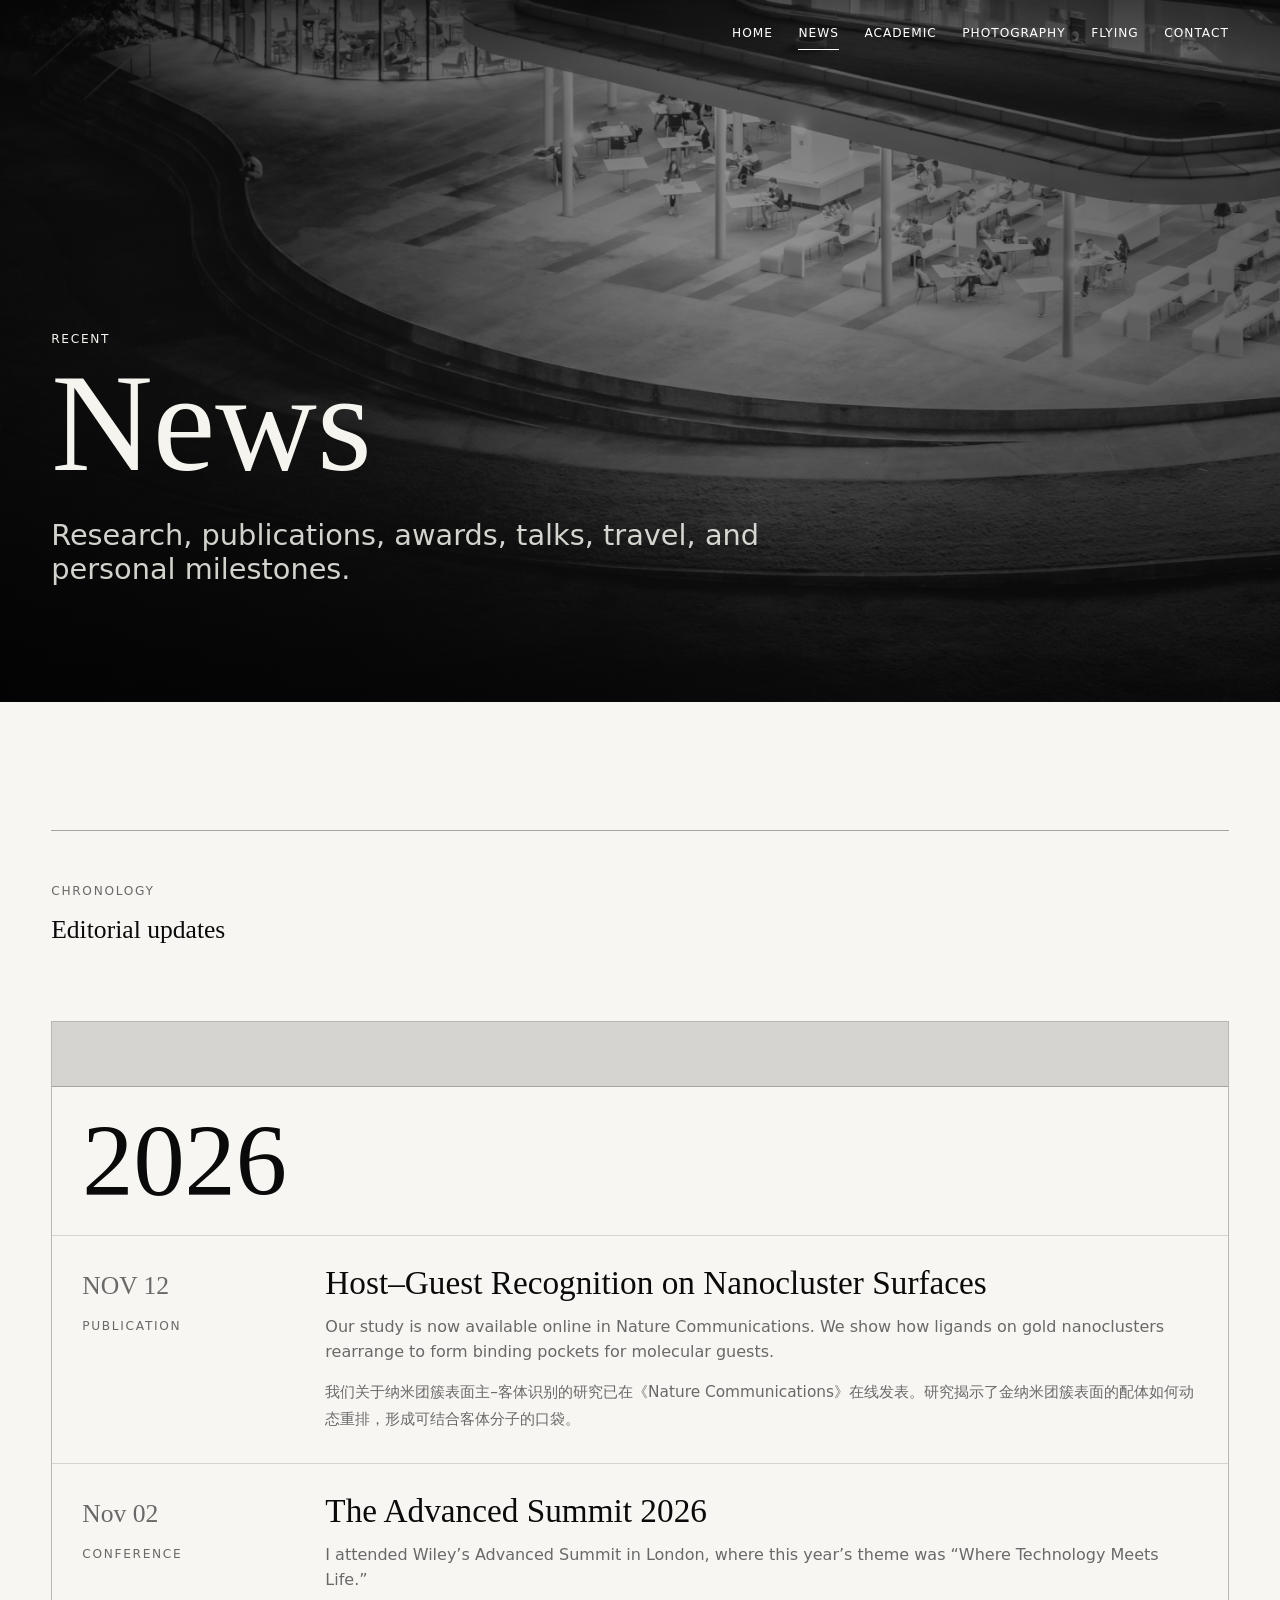
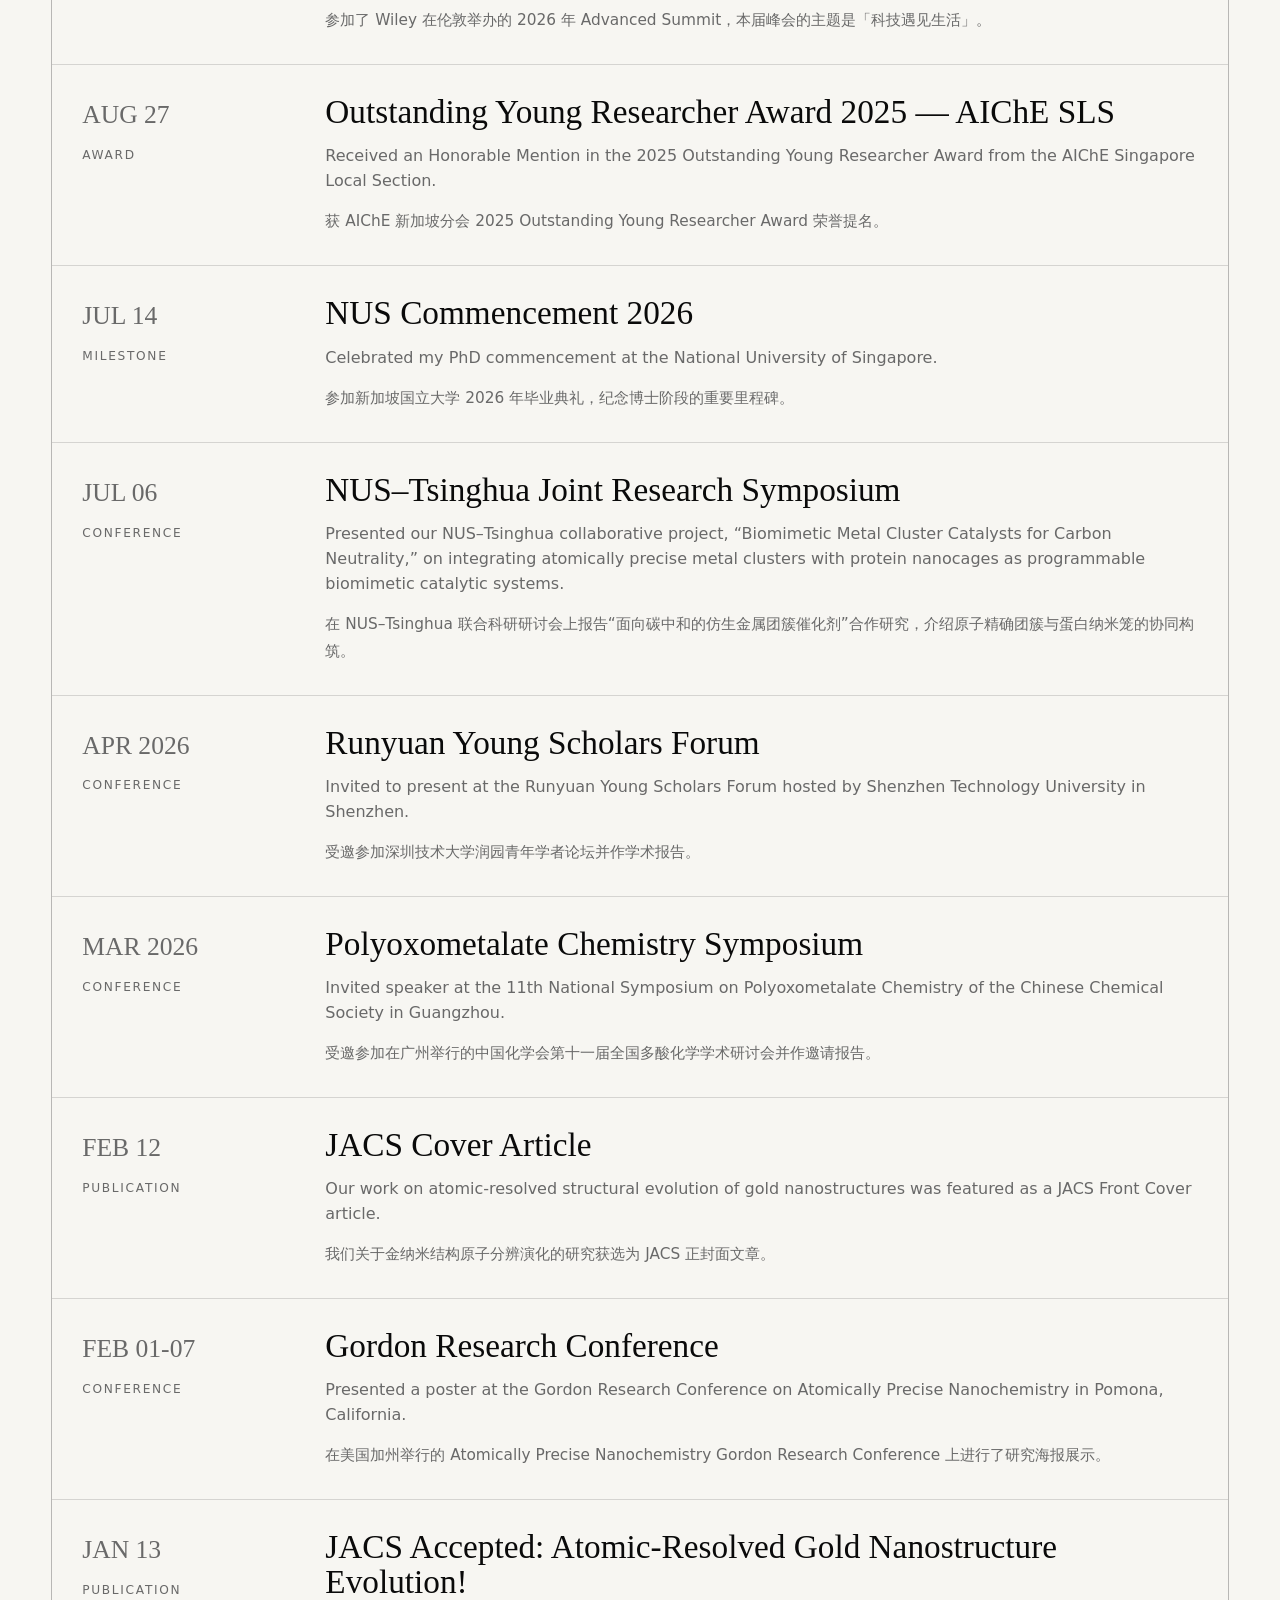
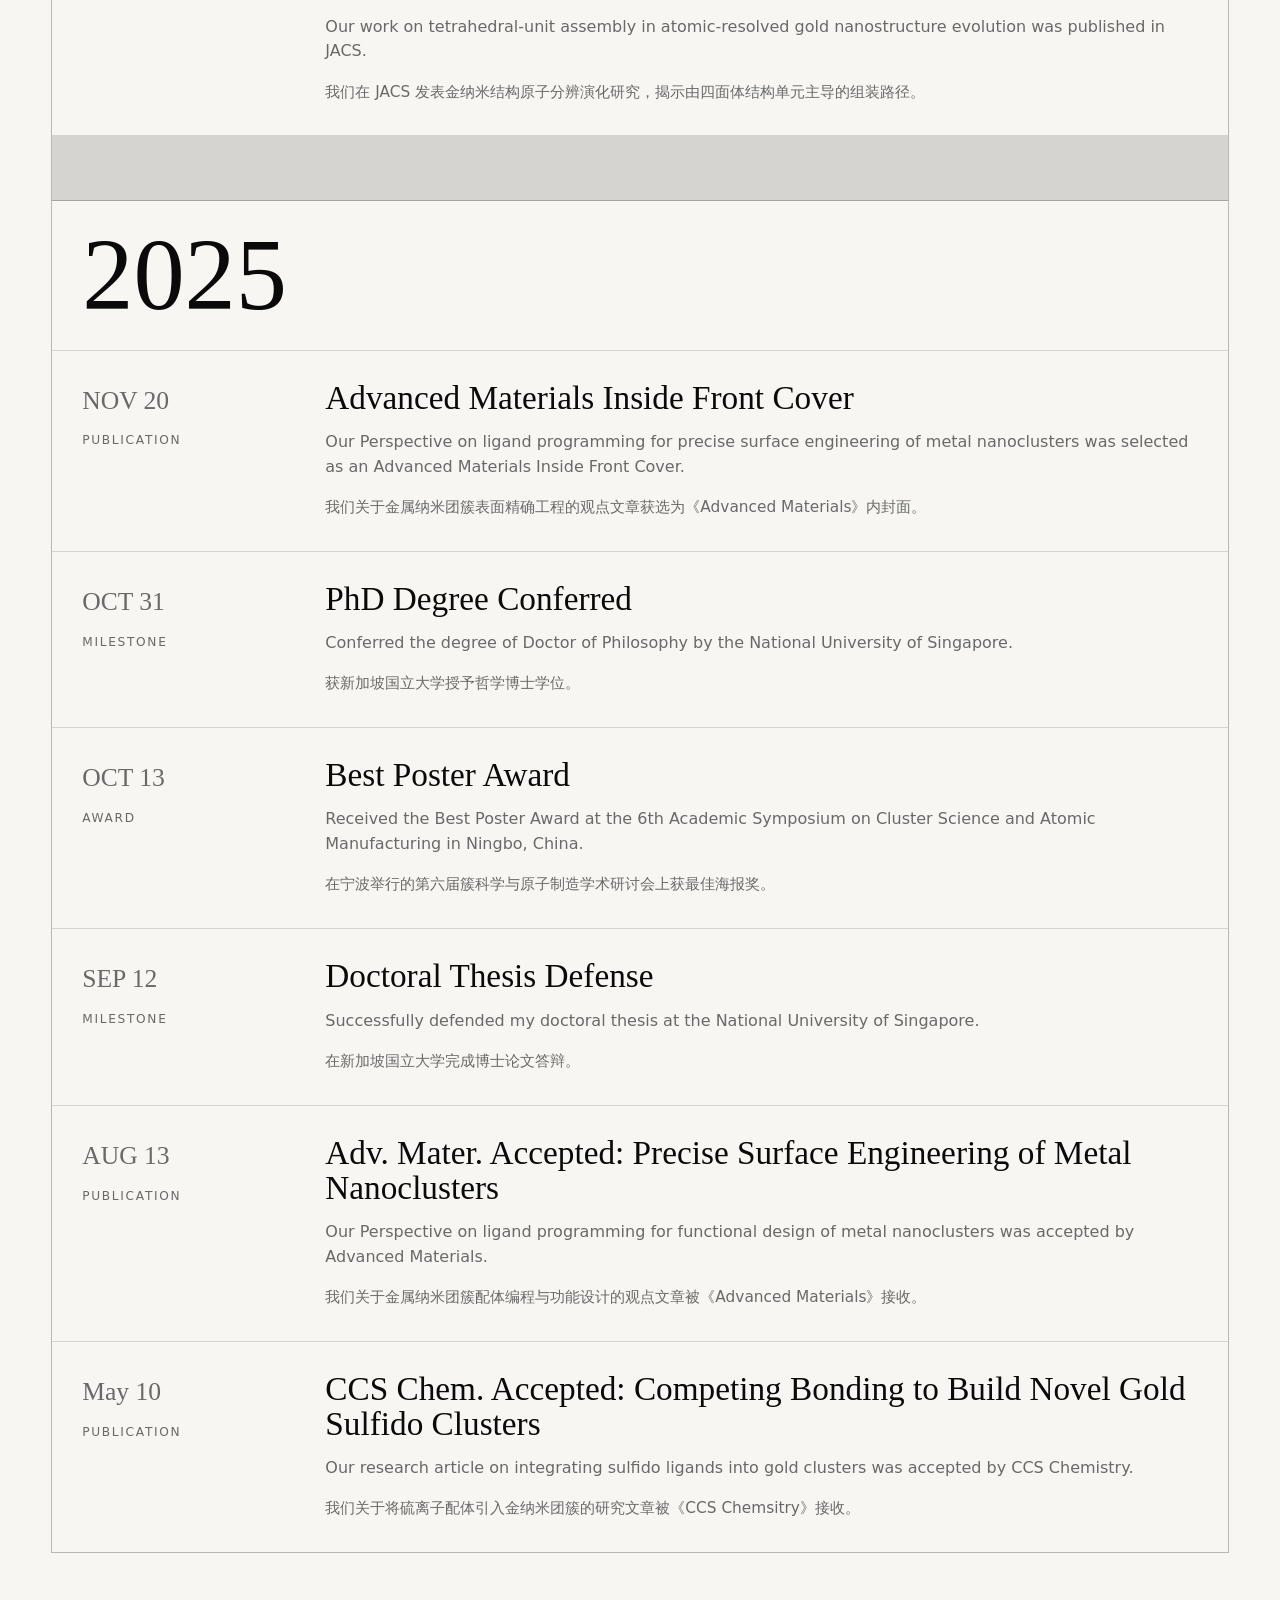
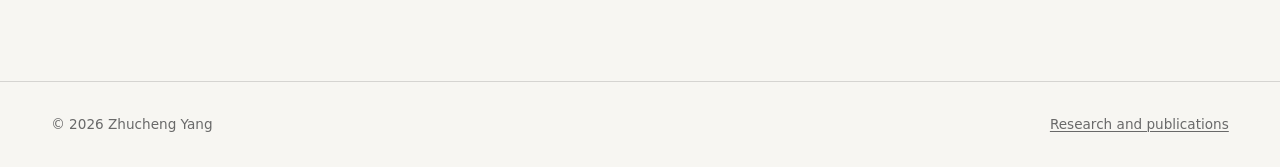
<file: news.html>
<!DOCTYPE html>
<html lang="en">
<head>
  <meta charset="UTF-8">
  <meta name="viewport" content="width=device-width, initial-scale=1.0">
  <meta name="description" content="News and updates from Zhucheng Yang.">
  <title>News | Zhucheng Yang</title>
  <link rel="icon" href="assets/images/general/lake2%20copy.png">
  <link rel="stylesheet" href="assets/css/site.css">
</head>
<body data-page="news">
  <a class="skip-link" href="#main">Skip to content</a>
  <header class="site-header" aria-label="Site header">
    <div class="site-mark site-mark--empty" aria-hidden="true"></div>
    <button class="menu-toggle" type="button" data-menu-toggle aria-expanded="false" aria-controls="site-nav">Menu</button>
    <nav class="main-nav" id="site-nav" data-nav aria-label="Primary navigation">
      <a href="index.html">Home</a>
      <a href="news.html" aria-current="page">News</a>
      <a href="academic.html">Academic</a>
      <a href="photography.html">Photography</a>
      <a href="flying.html">Flying</a>
      <a href="contact.html">Contact</a>
    </nav>
  </header>

  <main id="main">
    <section class="page-hero" aria-labelledby="news-title">
      <div class="page-hero-media">
        <img src="assets/images/covers/新闻封面.jpg" alt="News cover photograph">
      </div>
      <div class="page-hero-inner">
        <p class="eyebrow">RECENT</p>
        <h1 class="page-title" id="news-title">News</h1>
        <p class="page-subtitle">Research, publications, awards, talks, travel, and personal milestones.</p>
      </div>
    </section>

    <section class="section">
      <div class="lede is-compact">
        <div>
          <p class="page-kicker">Chronology</p>
          <h2 class="pub-title">Editorial updates</h2>
        </div>
      </div>
      <section class="news-list" data-news aria-label="Chronological news updates"></section>
    </section>
  </main>

  <footer class="footer">
    <span>&copy; 2026 Zhucheng Yang</span>
    <span><a href="academic.html">Research and publications</a></span>
  </footer>
  <script src="assets/js/site.js" defer></script>
</body>
</html>
</file>
<file: assets/css/site.css>
@font-face {
  font-family: "Yang Standard Kai";
  src: url("../fonts/yang-standard-kai.woff2") format("woff2");
  font-style: normal;
  font-weight: 400;
  font-display: swap;
  unicode-range: U+6210, U+694A, U+7FE5;
}

:root {
  --bg: #f7f6f2;
  --paper: #ffffff;
  --ink: #0a0a0a;
  --soft-ink: #252525;
  --muted: #696969;
  --quiet: #9b9b9b;
  --line: rgba(10, 10, 10, 0.14);
  --line-strong: rgba(10, 10, 10, 0.34);
  --inverse: #f5f4ef;
  --max: 1500px;
  --gutter: clamp(20px, 4vw, 68px);
  --serif: Georgia, "Times New Roman", serif;
  --sans: Inter, ui-sans-serif, system-ui, -apple-system, BlinkMacSystemFont, "Segoe UI", sans-serif;
  --kai: "Kaiti TC", "BiauKai", "STKaiti", "KaiTi", serif;
  --sans-sc: "PingFang SC", "Hiragino Sans GB", "Microsoft YaHei", "Noto Sans CJK SC", var(--sans);
}

* {
  box-sizing: border-box;
}

html {
  scroll-behavior: smooth;
}

body {
  margin: 0;
  background: var(--bg);
  color: var(--ink);
  font-family: var(--sans);
  font-size: 16px;
  line-height: 1.55;
  text-rendering: optimizeLegibility;
  -webkit-font-smoothing: antialiased;
}

body.menu-open {
  overflow: hidden;
}

img {
  display: block;
  max-width: 100%;
}

a {
  color: inherit;
  text-decoration-thickness: 1px;
  text-underline-offset: 0.18em;
}

a:hover {
  color: #000000;
}

:focus-visible {
  outline: 2px solid var(--ink);
  outline-offset: 4px;
}

.skip-link {
  position: fixed;
  left: 1rem;
  top: 1rem;
  z-index: 1000;
  padding: 0.6rem 0.8rem;
  background: var(--ink);
  color: var(--inverse);
  transform: translateY(-140%);
  transition: transform 180ms ease;
}

.skip-link:focus {
  transform: translateY(0);
}

.site-header {
  position: fixed;
  inset: 0 0 auto;
  z-index: 100;
  display: grid;
  grid-template-columns: 1fr auto;
  align-items: center;
  gap: 1.5rem;
  padding: 22px var(--gutter);
  color: #ffffff;
  background: linear-gradient(180deg, rgba(0, 0, 0, 0.34), rgba(0, 0, 0, 0));
  text-shadow: 0 1px 18px rgba(0, 0, 0, 0.36);
}

.brand {
  font-family: var(--serif);
  font-size: clamp(1.08rem, 1.6vw, 1.55rem);
  letter-spacing: 0;
  text-decoration: none;
}

.site-mark {
  min-width: clamp(112px, 14vw, 220px);
  min-height: 1.4rem;
}

.site-mark--empty {
  pointer-events: none;
}

.main-nav {
  display: flex;
  align-items: center;
  gap: clamp(14px, 2vw, 28px);
  font-size: 0.76rem;
  letter-spacing: 0.08em;
  text-transform: uppercase;
}

.main-nav a {
  position: relative;
  text-decoration: none;
}

.main-nav a::after {
  content: "";
  position: absolute;
  left: 0;
  right: 0;
  bottom: -0.45rem;
  height: 1px;
  background: currentColor;
  transform: scaleX(0);
  transform-origin: left;
  transition: transform 300ms ease;
}

.main-nav a:hover::after,
.main-nav a[aria-current="page"]::after {
  transform: scaleX(1);
}

.menu-toggle {
  display: none;
  border: 1px solid rgba(255, 255, 255, 0.44);
  background: transparent;
  color: #ffffff;
  border-radius: 999px;
  padding: 0.55rem 0.8rem;
  font: inherit;
  letter-spacing: 0.08em;
  text-transform: uppercase;
}

.hero,
.page-hero,
.contact-hero {
  position: relative;
  display: grid;
  align-items: end;
  overflow: hidden;
  isolation: isolate;
  background: #050505;
  color: var(--inverse);
}

.hero {
  min-height: 100svh;
  align-items: end;
}

.page-hero {
  min-height: 78svh;
}

.contact-hero {
  min-height: 100svh;
}

.hero-media,
.page-hero-media {
  position: absolute;
  inset: 0;
  z-index: -2;
}

.hero-media img,
.page-hero-media img,
.contact-hero img {
  width: 100%;
  height: 100%;
  object-fit: cover;
  filter: grayscale(1) saturate(0) contrast(0.92) brightness(0.76);
  transform: scale(1.015);
}

.hero::after,
.page-hero::after,
.contact-hero::after {
  content: "";
  position: absolute;
  inset: 0;
  z-index: -1;
  background:
    linear-gradient(90deg, rgba(0, 0, 0, 0.62), rgba(0, 0, 0, 0.18) 58%, rgba(0, 0, 0, 0.42)),
    linear-gradient(0deg, rgba(0, 0, 0, 0.62), transparent 48%);
}

.hero-inner,
.page-hero-inner,
.contact-hero-inner {
  width: min(100%, var(--max));
  margin: 0 auto;
  padding: 18vh var(--gutter) clamp(170px, 22vh, 240px);
}

.page-hero-inner {
  padding-top: 24vh;
  padding-bottom: clamp(60px, 9vw, 118px);
}

.eyebrow,
.page-kicker,
.thin-heading,
.news-category {
  font-size: 0.76rem;
  letter-spacing: 0.14em;
  text-transform: uppercase;
}

.eyebrow {
  margin: 0 0 1rem;
}

.hero-title,
.page-title,
.contact-title {
  margin: 0;
  font-family: var(--serif);
  font-weight: 400;
  line-height: 0.82;
  letter-spacing: 0;
}

.hero-title {
  font-size: clamp(72px, 9vw, 135px);
}

.hero-title span,
.page-title span,
.contact-title span {
  display: block;
}

.page-title {
  font-size: clamp(4rem, 11vw, 10.5rem);
}

.contact-title {
  font-size: clamp(5rem, 14vw, 14rem);
}

.hero-subtitle,
.page-subtitle {
  max-width: 760px;
  margin: clamp(1.4rem, 3vw, 2.5rem) 0 0;
  font-size: clamp(1.18rem, 2.25vw, 2.25rem);
  line-height: 1.18;
  color: rgba(245, 244, 239, 0.86);
}

.hero-chinese-name {
  margin: clamp(0.8rem, 1.6vw, 1.35rem) 0 0;
  font-family: "Yang Standard Kai", var(--kai);
  font-size: clamp(1.55rem, 3vw, 3.25rem);
  line-height: 1.1;
  letter-spacing: 0.18em;
  color: rgba(245, 244, 239, 0.82);
}

.pub-meta sup {
  font-size: 0.7em;
  line-height: 0;
  vertical-align: super;
}

.hero-copy {
  max-width: 720px;
  margin-top: clamp(1.2rem, 2vw, 2rem);
  color: rgba(245, 244, 239, 0.72);
  font-size: clamp(1rem, 1.35vw, 1.22rem);
}

.section,
.page-shell {
  width: min(100%, var(--max));
  margin: 0 auto;
  padding: clamp(76px, 10vw, 144px) var(--gutter);
}

.section.flush {
  padding-left: 0;
  padding-right: 0;
}

.home-cards {
  position: relative;
  z-index: 8;
  width: min(100%, var(--max));
  margin: calc(clamp(110px, 17vh, 190px) * -1) auto clamp(62px, 8vw, 118px);
  padding: 0 var(--gutter);
  color: var(--inverse);
}

.card-grid {
  display: grid;
  grid-template-columns: repeat(5, minmax(0, 1fr));
  gap: 1px;
  border: 1px solid rgba(245, 244, 239, 0.28);
  background: rgba(245, 244, 239, 0.28);
}

.entry-card {
  min-height: clamp(150px, 17vw, 230px);
  display: flex;
  flex-direction: column;
  justify-content: space-between;
  padding: clamp(17px, 2.2vw, 28px);
  background: rgba(10, 10, 10, 0.42);
  color: var(--inverse);
  text-decoration: none;
  backdrop-filter: blur(14px);
  transition: transform 420ms ease, background-color 420ms ease, opacity 420ms ease;
}

.entry-card:hover,
.entry-card:focus-visible {
  transform: translateY(-6px) scale(1.025);
  background: rgba(245, 244, 239, 0.18);
}

.card-grid:has(.entry-card:hover) .entry-card:not(:hover),
.card-grid:has(.entry-card:focus-visible) .entry-card:not(:focus-visible) {
  opacity: 0.58;
}

.entry-card .number {
  font-size: 0.78rem;
  color: rgba(245, 244, 239, 0.68);
}

.entry-card h2 {
  margin: 0;
  font-family: var(--serif);
  font-weight: 400;
  font-size: clamp(1.4rem, 2.55vw, 2.55rem);
  line-height: 0.95;
}

.entry-card p {
  max-width: 22ch;
  margin: 0.9rem 0 0;
  color: rgba(245, 244, 239, 0.72);
  font-size: 0.9rem;
}

.lede {
  display: grid;
  grid-template-columns: minmax(0, 0.9fr) minmax(0, 1.1fr);
  gap: clamp(34px, 7vw, 104px);
  align-items: start;
  border-top: 1px solid var(--line-strong);
  padding-top: clamp(28px, 4vw, 54px);
}

.lede.is-compact {
  grid-template-columns: 1fr;
}

.profile-lede {
  align-items: center;
}

.profile-portrait {
  justify-self: end;
  width: min(100%, 420px);
  margin: 0;
  overflow: visible;
}

.profile-portrait img {
  width: 100%;
  height: auto;
  object-fit: contain;
  filter: none;
  transition: transform 480ms ease;
}

.profile-portrait:hover img {
  transform: scale(1.01);
}

.page-kicker {
  margin: 0 0 1rem;
  color: var(--muted);
}

.lede-copy {
  max-width: 760px;
  margin: 0;
  font-size: clamp(1.15rem, 2vw, 1.8rem);
  line-height: 1.28;
  color: var(--soft-ink);
}

.subgrid {
  display: grid;
  grid-template-columns: repeat(4, minmax(0, 1fr));
  gap: 1px;
  margin-top: clamp(42px, 7vw, 90px);
  border: 1px solid var(--line);
  background: var(--line);
}

.stat,
.topic,
.contact-tile {
  background: var(--bg);
  padding: clamp(18px, 2.6vw, 30px);
}

.stat a {
  display: block;
  text-decoration: none;
}

.stat strong {
  display: block;
  font-family: var(--serif);
  font-size: clamp(2.1rem, 4.6vw, 4.6rem);
  font-weight: 400;
  line-height: 1;
}

.stat span,
.topic span,
.contact-tile span {
  display: block;
  margin-top: 0.8rem;
  color: var(--muted);
}

.stat small {
  display: block;
  margin-top: 0.65rem;
  color: var(--quiet);
  font-size: 0.78rem;
}

.split-layout {
  display: grid;
  grid-template-columns: minmax(280px, 0.72fr) minmax(0, 1.28fr);
  gap: clamp(36px, 7vw, 96px);
  align-items: start;
}

.sticky-panel {
  position: sticky;
  top: 96px;
}

.thin-heading {
  margin: 0 0 1.1rem;
  color: var(--muted);
}

.theme-list,
.flight-log,
.spotting-list,
.news-list {
  display: grid;
  gap: 1px;
  background: var(--line);
  border: 1px solid var(--line);
}

.theme-list article,
.flight-log article,
.spotting-row,
.news-item {
  background: var(--bg);
  padding: clamp(18px, 2.6vw, 30px);
}

.theme-list h3,
.trip h2,
.pub-title,
.flight-log h3,
.news-item h3 {
  margin: 0;
  font-family: var(--serif);
  font-weight: 400;
  line-height: 1.05;
}

.theme-list h3 {
  font-size: clamp(1.6rem, 2.8vw, 2.7rem);
}

.theme-list p,
.flight-log p,
.news-item p {
  margin: 0.9rem 0 0;
  color: var(--muted);
}

.flight-log {
  margin-top: clamp(34px, 5vw, 70px);
}

.flight-row {
  display: grid;
  grid-template-columns: minmax(116px, 0.24fr) minmax(0, 1fr) minmax(96px, 0.18fr);
  gap: clamp(18px, 3vw, 42px);
  align-items: baseline;
}

.flight-row time,
.flight-row span {
  color: var(--muted);
  font-size: 0.82rem;
  letter-spacing: 0.08em;
  text-transform: uppercase;
}

.flight-row span {
  text-align: right;
}

.special-livery-row {
  display: grid;
  grid-template-columns: minmax(155px, 0.21fr) minmax(125px, 0.17fr) minmax(360px, 0.42fr) minmax(210px, 0.28fr);
  gap: clamp(18px, 3vw, 42px);
  align-items: center;
  min-height: clamp(170px, 15vw, 210px);
}

.special-livery-registration {
  font-size: clamp(1.8rem, 4vw, 4.3rem);
}

.special-livery-meta p {
  margin: 0.25rem 0 0;
}

.special-livery-name {
  font-family: var(--serif);
  font-size: clamp(1.2rem, 2.1vw, 2.25rem);
  font-weight: 400;
  line-height: 1.08;
}

.special-livery-aircraft {
  display: flex;
  align-items: center;
  justify-content: flex-start;
  min-width: 0;
  width: 100%;
  margin: 0;
  overflow: visible;
}

.special-livery-aircraft img {
  display: block;
  width: var(--aircraft-width);
  max-width: none;
  height: auto;
  object-fit: contain;
  filter: drop-shadow(0 1px 1px rgba(0, 0, 0, 0.04));
  transform-origin: left center;
  transition: transform 400ms ease;
}

.special-livery-row:hover .special-livery-aircraft img {
  transform: translateX(4px);
}

.publication-list {
  display: grid;
  gap: 0;
  border-top: 1px solid var(--line-strong);
}

.publication-row {
  display: grid;
  grid-template-columns: 116px minmax(0, 1fr) minmax(72px, 0.16fr);
  gap: clamp(20px, 3vw, 38px);
  align-items: center;
  padding: clamp(22px, 3vw, 36px) 0;
  border-bottom: 1px solid var(--line);
  transition: border-color 420ms ease;
}

.publication-row:hover {
  border-color: rgba(10, 10, 10, 0.48);
}

.publication-cover {
  display: block;
  width: 116px;
  aspect-ratio: 0.74;
  overflow: hidden;
  border: 1px solid var(--line);
}

.publication-cover img {
  width: 100%;
  height: 100%;
  object-fit: cover;
  filter: none;
  transition: transform 420ms ease;
}

.publication-row:hover .publication-cover img {
  transform: scale(1.04);
}

.publication-main {
  transition: transform 420ms ease;
}

.publication-row:hover .publication-main {
  transform: translateX(6px);
}

.pub-title {
  font-size: clamp(1.25rem, 2vw, 2.1rem);
}

.pub-meta {
  margin: 0.7rem 0 0;
  color: var(--muted);
}

.pub-meta mark {
  background: transparent;
  color: var(--ink);
  font-weight: 700;
  text-decoration: underline;
  text-decoration-thickness: 1px;
  text-underline-offset: 0.18em;
}

.publication-year {
  justify-self: end;
  display: inline-flex;
  align-items: center;
  gap: 0.45rem;
  text-decoration: none;
  color: var(--muted);
}

.publication-year span:last-child {
  opacity: 0;
  transform: translateX(-8px);
  transition: opacity 420ms ease, transform 420ms ease;
}

.publication-row:hover .publication-year span:last-child {
  opacity: 1;
  transform: translateX(0);
}

.text-link {
  display: inline-flex;
  align-items: center;
  gap: 0.4rem;
  margin-top: 1rem;
  font-size: 0.78rem;
  letter-spacing: 0.12em;
  text-transform: uppercase;
}

.photo-essay {
  position: relative;
  display: grid;
  gap: clamp(78px, 10vw, 140px);
}

.photo-essay::before {
  content: "";
  position: absolute;
  top: 0;
  bottom: 0;
  left: clamp(36px, 7vw, 112px);
  width: 1px;
  background: var(--line);
}

.trip {
  position: relative;
  padding-top: clamp(24px, 4vw, 44px);
}

.trip::before {
  content: "";
  position: absolute;
  top: 2.55rem;
  left: clamp(31px, 7vw, 107px);
  width: 10px;
  height: 10px;
  background: var(--ink);
  border-radius: 50%;
}

.trip-header {
  display: grid;
  grid-template-columns: clamp(72px, 14vw, 180px) minmax(0, 1fr);
  gap: clamp(20px, 4vw, 52px);
  margin-bottom: clamp(20px, 4vw, 42px);
}

.trip-year {
  color: var(--muted);
  font-family: var(--serif);
  font-size: clamp(1.85rem, 4vw, 4rem);
}

.trip h2 {
  font-size: clamp(2.6rem, 6vw, 6.4rem);
}

.trip-meta,
.trip-intro {
  max-width: 720px;
  margin: 0;
  white-space: pre-line;
}

.trip-meta {
  margin-top: clamp(0.75rem, 1.4vw, 1.15rem);
  color: var(--muted);
  font-size: 0.82rem;
  letter-spacing: 0.08em;
  line-height: 1.65;
  text-transform: uppercase;
}

.trip-intro {
  color: var(--soft-ink);
  font-size: clamp(1.05rem, 1.5vw, 1.25rem);
  line-height: 1.55;
}

.trip-intro-en {
  margin-top: clamp(1rem, 1.8vw, 1.45rem);
}

.trip-intro-zh {
  margin-top: 0.75rem;
  color: var(--quiet);
  font-family: var(--sans-sc);
}

.trip-hero {
  margin: 0;
  overflow: visible;
  border: 1px solid var(--line);
}

.trip-hero img,
.image-grid img,
.aviation-gallery img {
  width: 100%;
  height: 100%;
  object-fit: cover;
  filter: saturate(0.82) contrast(0.96);
  transition: filter 480ms ease, transform 480ms ease;
}

.trip-hero img {
  height: auto;
  max-height: min(78svh, 840px);
  object-fit: contain;
}

.trip-hero:hover img,
.image-grid figure:hover img,
.aviation-gallery figure:hover img {
  filter: saturate(0.96) contrast(1);
  transform: scale(1.018);
}

.image-grid,
.aviation-gallery {
  --gallery-gap: 1px;
  display: block;
  margin-top: 1px;
  border-top: 1px solid var(--line);
  border-bottom: 1px solid var(--line);
}

.aviation-gallery {
  margin-top: clamp(34px, 5vw, 70px);
}

.gallery-row {
  display: flex;
  gap: var(--gallery-gap);
  align-items: flex-start;
  margin-top: var(--gallery-gap);
}

.gallery-row:first-child {
  margin-top: 0;
}

.gallery-row.is-last {
  justify-content: flex-start;
}

.image-grid figure,
.aviation-gallery figure,
.gallery-row figure {
  margin: 0;
  overflow: hidden;
  background: transparent;
  flex: 0 0 auto;
}

.flight-map-wrap {
  margin-top: clamp(34px, 5vw, 70px);
  border-top: 1px solid var(--line-strong);
  border-bottom: 1px solid var(--line-strong);
  padding: clamp(26px, 4vw, 46px) 0;
}

.flight-map {
  position: relative;
}

.flight-map svg {
  width: 100%;
  height: auto;
  min-height: clamp(320px, 46vw, 620px);
  display: block;
}

.map-graticule line {
  stroke: rgba(10, 10, 10, 0.11);
  stroke-width: 1;
}

.map-land ellipse {
  fill: rgba(10, 10, 10, 0.045);
}

.route-line {
  fill: none;
  stroke: rgba(10, 10, 10, 0.52);
  stroke-linecap: round;
  pointer-events: none;
  transition: stroke 360ms ease, stroke-width 360ms ease, opacity 360ms ease;
}

.route-hit {
  fill: none;
  stroke: transparent;
  stroke-width: 14;
  stroke-linecap: round;
  cursor: pointer;
  pointer-events: stroke;
}

.route-hit:hover + .route-line,
.route-hit:focus-visible + .route-line {
  stroke: #000000;
}

.route-hit:focus-visible {
  outline: none;
}

.airport-point {
  fill: var(--ink);
  stroke: var(--bg);
  stroke-width: 1.4;
  cursor: pointer;
  pointer-events: all;
  transition: fill 300ms ease, r 300ms ease;
}

.airport-point.is-spotting {
  fill: var(--bg);
  stroke: var(--ink);
  stroke-width: 2;
}

.airport-point:hover,
.airport-point:focus-visible {
  fill: #000000;
  outline: none;
}

.airport-point.is-spotting:hover,
.airport-point.is-spotting:focus-visible {
  fill: var(--ink);
}

.map-labels text {
  fill: rgba(10, 10, 10, 0.7);
  font-size: 13px;
  letter-spacing: 0;
}

.map-panel {
  min-height: 88px;
  display: grid;
  gap: 0.2rem;
  align-content: center;
  margin-top: 1px;
  padding: clamp(16px, 2.4vw, 26px);
  border-top: 1px solid var(--line);
  color: var(--muted);
}

.map-panel strong {
  font-family: var(--serif);
  font-size: clamp(1.45rem, 2.4vw, 2.6rem);
  font-weight: 400;
  line-height: 1;
  color: var(--ink);
}

.map-panel span,
.map-panel em {
  font-style: normal;
}

.map-legend {
  display: flex;
  flex-wrap: wrap;
  gap: 1rem 1.4rem;
  padding: 0 clamp(16px, 2.4vw, 26px) clamp(16px, 2.4vw, 26px);
  color: var(--muted);
  font-size: 0.82rem;
}

.map-legend span {
  display: inline-flex;
  align-items: center;
  gap: 0.45rem;
}

.map-legend i {
  width: 10px;
  height: 10px;
  border-radius: 50%;
  display: inline-block;
}

.map-legend .dot {
  background: var(--ink);
}

.map-legend .ring {
  border: 1.5px solid var(--ink);
}

.spotting-list {
  margin-top: clamp(34px, 5vw, 70px);
}

.spotting-row {
  display: grid;
  grid-template-columns: minmax(72px, 0.2fr) minmax(0, 1fr) minmax(150px, 0.4fr);
  gap: clamp(18px, 3vw, 42px);
  align-items: baseline;
}

.spotting-row strong {
  font-family: var(--serif);
  font-size: clamp(1.9rem, 4vw, 4.2rem);
  font-weight: 400;
  line-height: 0.9;
}

.spotting-row span {
  font-size: clamp(1.12rem, 1.8vw, 1.55rem);
}

.spotting-row em {
  color: var(--muted);
  font-style: normal;
}

.news-list {
  margin-top: clamp(36px, 6vw, 78px);
}

.news-year {
  margin: clamp(28px, 5vw, 64px) 0 0;
  padding: clamp(18px, 2.2vw, 28px) clamp(18px, 2.6vw, 30px);
  background: var(--bg);
  border-top: 1px solid var(--line-strong);
  font-family: var(--serif);
  font-size: clamp(3rem, 8vw, 8rem);
  font-weight: 400;
  line-height: 0.9;
}

.news-item {
  display: grid;
  grid-template-columns: minmax(118px, 0.22fr) minmax(0, 1fr);
  gap: clamp(20px, 4vw, 58px);
}

.news-stamp {
  display: grid;
  align-content: start;
  gap: 0.7rem;
}

.news-date {
  display: block;
  font-family: var(--serif);
  font-size: clamp(1.1rem, 2vw, 1.8rem);
  color: var(--muted);
}

.news-category {
  display: inline-block;
  color: var(--muted);
}

.news-item h3 {
  font-size: clamp(1.45rem, 2.6vw, 3rem);
}

.news-zh {
  color: var(--quiet);
  font-family: var(--sans-sc);
  font-size: 0.96rem;
  line-height: 1.75;
}

.content-error {
  width: min(100%, var(--max));
  margin: 0 auto;
  padding: 2rem var(--gutter);
  color: var(--muted);
}

.contact-grid {
  display: grid;
  gap: 1px;
  border: 1px solid rgba(245, 244, 239, 0.3);
  background: rgba(245, 244, 239, 0.3);
  margin-top: 3rem;
  max-width: 780px;
}

.contact-tile {
  display: grid;
  grid-template-columns: 130px minmax(0, 1fr);
  gap: 1.4rem;
  background: rgba(0, 0, 0, 0.22);
  color: var(--inverse);
  backdrop-filter: blur(12px);
}

.contact-tile span {
  color: rgba(245, 244, 239, 0.78);
}

.footer {
  display: flex;
  justify-content: space-between;
  gap: 2rem;
  padding: 32px var(--gutter);
  border-top: 1px solid var(--line);
  color: var(--muted);
  font-size: 0.85rem;
}

.reveal {
  opacity: 0;
  transform: translateY(18px);
  transition: opacity 620ms ease, transform 620ms ease;
}

.reveal.is-visible {
  opacity: 1;
  transform: translateY(0);
}

@media (prefers-reduced-motion: reduce) {
  *,
  *::before,
  *::after {
    animation-duration: 0.001ms !important;
    animation-iteration-count: 1 !important;
    scroll-behavior: auto !important;
    transition-duration: 0.001ms !important;
  }
}

@media (max-width: 1120px) {
  .card-grid,
  .subgrid {
    grid-template-columns: repeat(2, minmax(0, 1fr));
  }

  .split-layout,
  .lede {
    grid-template-columns: 1fr;
  }

  .profile-portrait {
    justify-self: start;
  }

  .sticky-panel {
    position: static;
  }

  .special-livery-row {
    grid-template-columns: minmax(155px, 0.3fr) minmax(0, 1fr);
    grid-template-areas:
      "registration name"
      "meta aircraft";
    min-height: 0;
  }

  .special-livery-registration {
    grid-area: registration;
  }

  .special-livery-meta {
    grid-area: meta;
  }

  .special-livery-aircraft {
    grid-area: aircraft;
    min-height: 120px;
  }

  .special-livery-name {
    grid-area: name;
  }
}

@media (max-width: 760px) {
  .site-header {
    background: rgba(0, 0, 0, 0.66);
    backdrop-filter: blur(16px);
  }

  .menu-toggle {
    display: inline-flex;
    justify-content: center;
  }

  .main-nav {
    position: fixed;
    inset: 68px 12px auto;
    display: none;
    flex-direction: column;
    align-items: stretch;
    padding: 1rem;
    background: rgba(0, 0, 0, 0.92);
    border: 1px solid rgba(255, 255, 255, 0.18);
  }

  .main-nav.is-open {
    display: flex;
  }

  .main-nav a {
    padding: 0.7rem 0;
  }

  .hero {
    min-height: 100svh;
  }

  .hero-inner,
  .page-hero-inner,
  .contact-hero-inner {
    padding-top: 16vh;
  }

  .hero-title {
    font-size: clamp(58px, 18vw, 78px);
  }

  .contact-title {
    font-size: clamp(4.4rem, 19vw, 7rem);
  }

  .page-title {
    font-size: clamp(3.4rem, 16.5vw, 6.8rem);
  }

  .home-cards {
    position: relative;
    bottom: auto;
    margin-top: calc(clamp(72px, 12vh, 120px) * -1);
    margin-bottom: clamp(58px, 12vw, 90px);
  }

  .card-grid,
  .subgrid {
    grid-template-columns: 1fr;
  }

  .entry-card {
    min-height: 138px;
  }

  .publication-row,
  .trip-header,
  .news-item,
  .contact-tile,
  .flight-row,
  .special-livery-row,
  .spotting-row {
    grid-template-columns: 1fr;
  }

  .flight-row span,
  .special-livery-row strong {
    text-align: left;
  }

  .special-livery-row {
    grid-template-areas:
      "registration"
      "name"
      "meta"
      "aircraft";
    gap: 18px;
  }

  .special-livery-aircraft {
    min-height: 90px;
  }

  .publication-year {
    justify-self: start;
  }

  .publication-year span:last-child {
    opacity: 1;
    transform: none;
  }

  .photo-essay::before,
  .trip::before {
    display: none;
  }

  .image-grid,
  .aviation-gallery {
    border-top: 0;
  }

  .image-grid figure,
  .aviation-gallery figure {
    max-width: 100%;
  }

  .footer {
    flex-direction: column;
  }
}
</file>
